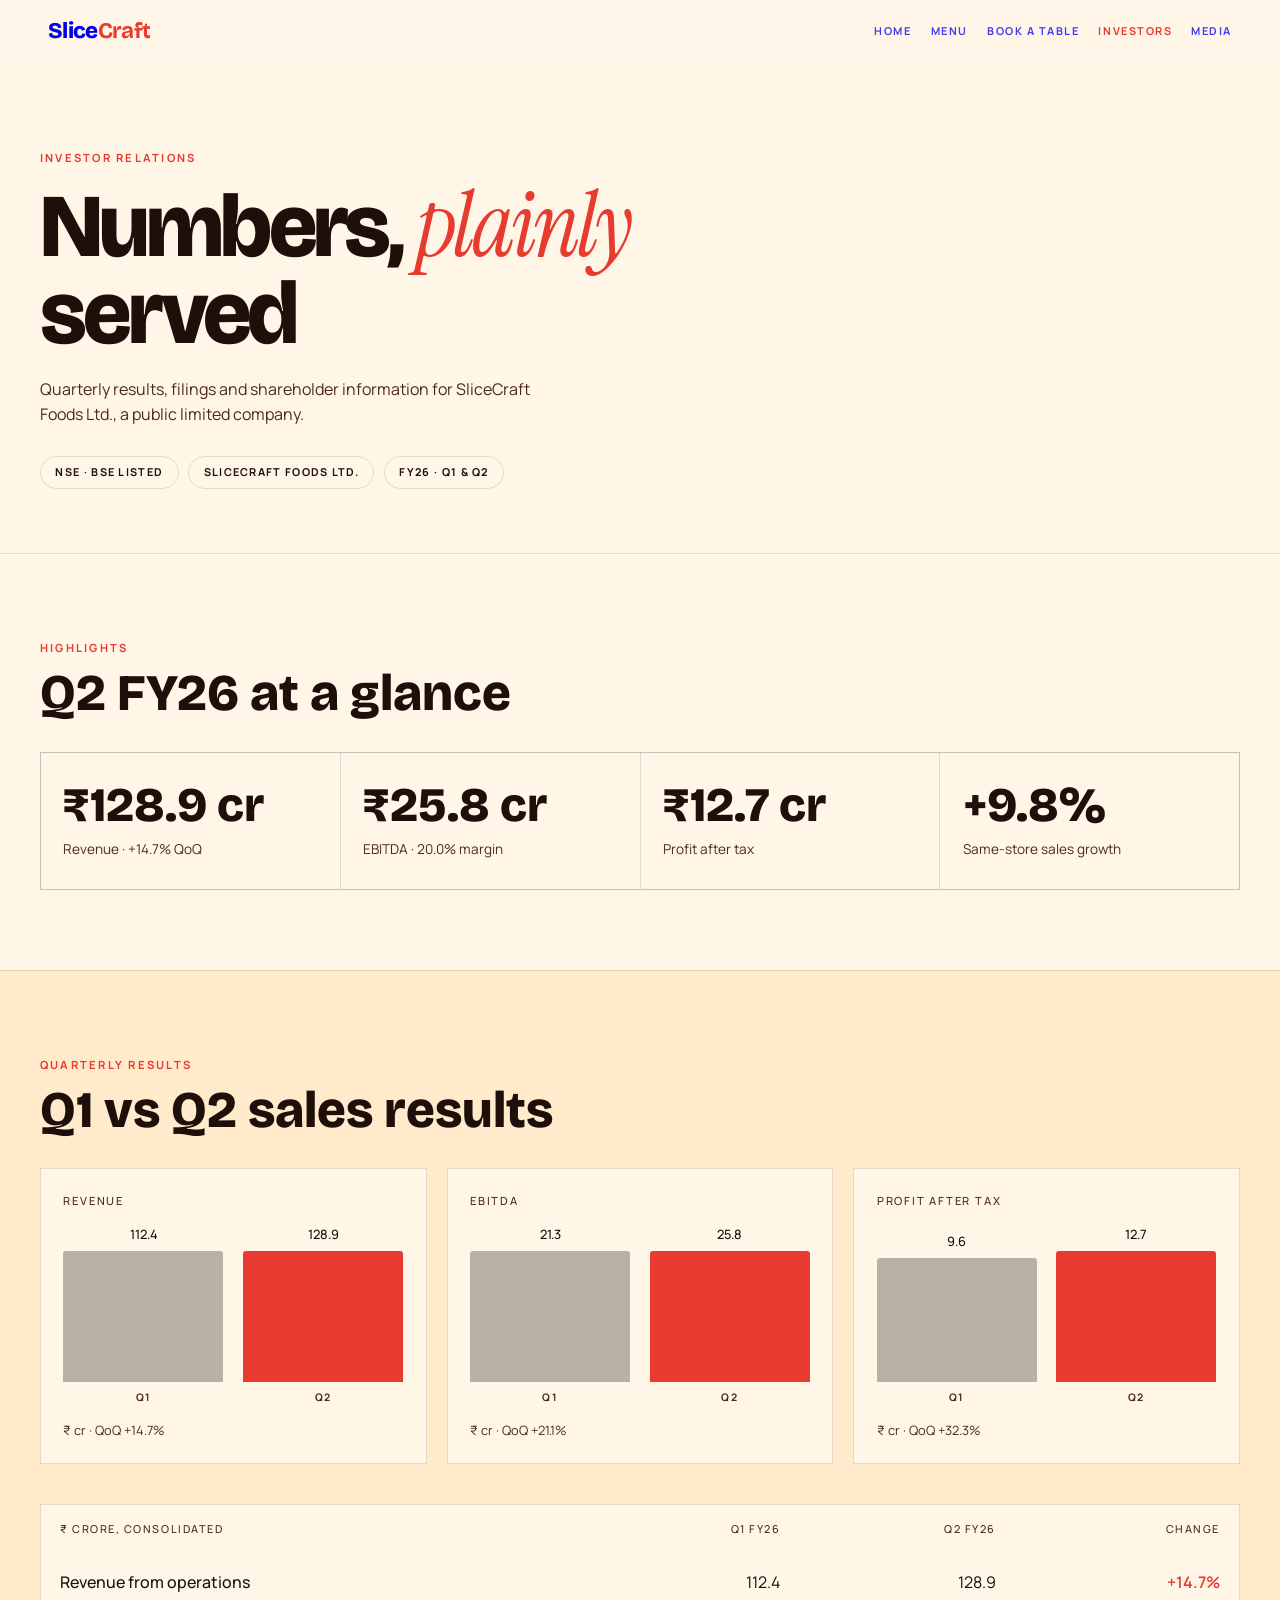
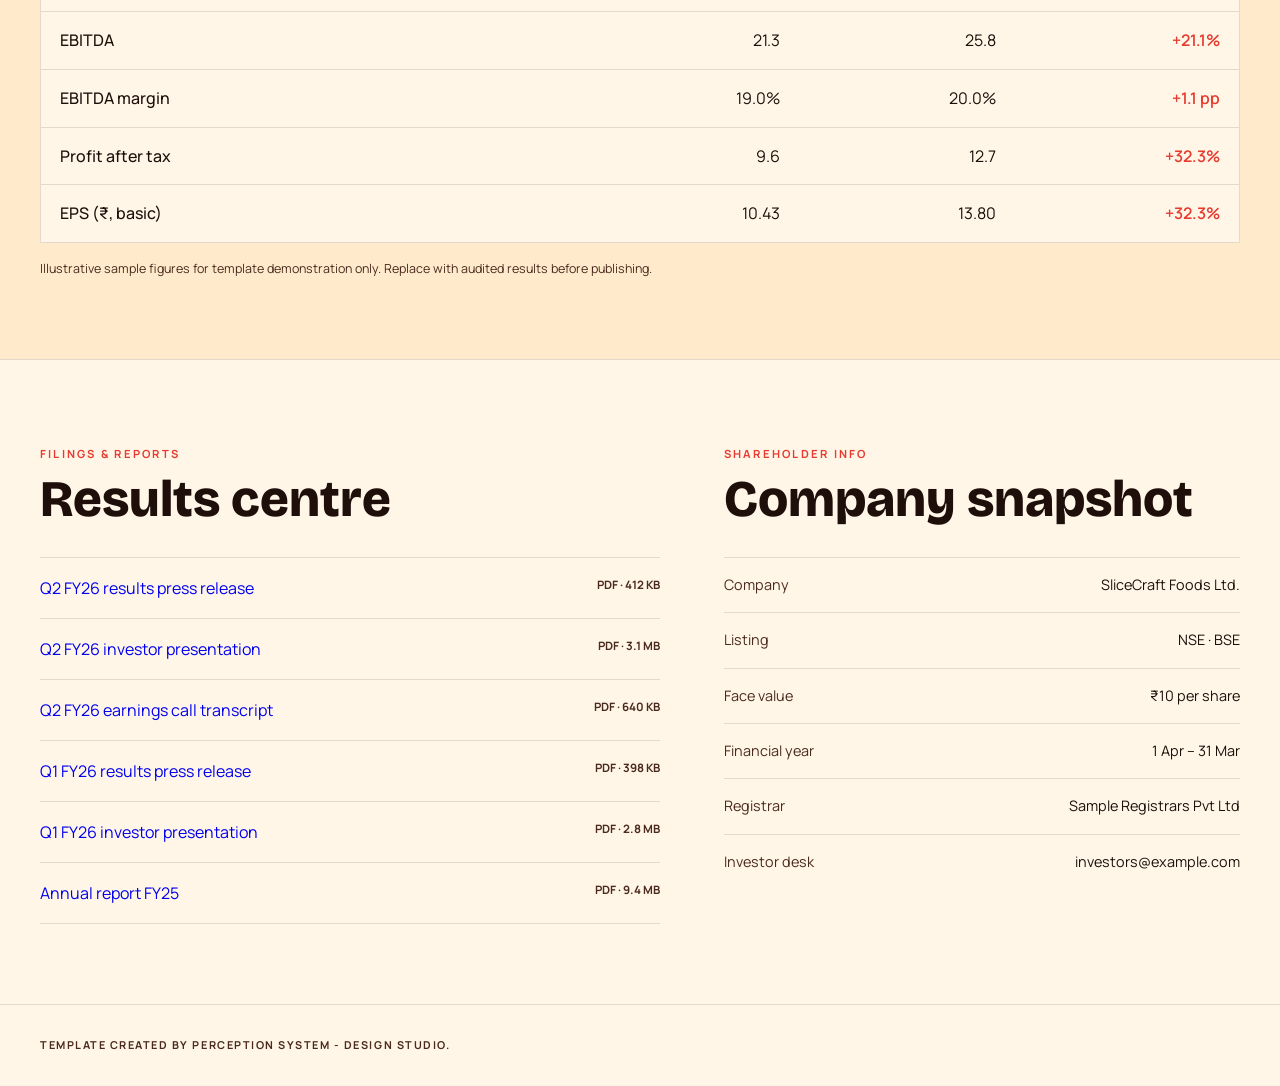
<file: investors.html>
<!doctype html><html lang="en"><head><meta charset="utf-8"><meta name="viewport" content="width=device-width,initial-scale=1,viewport-fit=cover"><title>Investor Relations · SliceCraft</title><link rel="icon" href="assets/img/favicon.png"><link rel="preconnect" href="https://fonts.googleapis.com"><link rel="preconnect" href="https://fonts.gstatic.com" crossorigin><link rel="stylesheet" href="https://fonts.googleapis.com/css2?family=Bricolage+Grotesque:opsz,wght@12..96,500;12..96,700;12..96,800&family=Instrument+Serif:ital@0;1&family=Manrope:wght@400;500;600;700;800&display=swap"><style>:root{--bg:#FFF6E8;--bg2:#FFEBCC;--ln:rgba(30,15,10,.12);--ln2:rgba(30,15,10,.3);--cream:#FFF6E8;--mut:#4A2A1E;--acc:#E63B2E;--onacc:#fff;--d:"Bricolage Grotesque",sans-serif;--dw:800;--m:"Manrope",sans-serif;--r:22px;--navbg:rgba(255,246,232,.8)}*{box-sizing:border-box}html,body{margin:0;background:var(--bg);color:#1E0F0A}body{font:16px/1.55 "Manrope",system-ui,sans-serif;-webkit-font-smoothing:antialiased;overflow-x:hidden}em{font-family:"Instrument Serif",serif;font-weight:400;color:var(--acc)}.hero h1{letter-spacing:-.04em}.kick,.chips span,.filters button,.docs em,thead th,.cols b,.cols span,.lb p,.m figcaption,footer,.top nav a{font-family:var(--m);font-weight:700}
.wrap{width:min(1200px,100% - 32px);margin-inline:auto}
.hero{padding:9rem 0 4rem}.hero h1{font-family:var(--d);font-weight:var(--dw);font-size:clamp(2.8rem,7vw,6rem);line-height:.98;margin:.8rem 0 1.2rem;max-width:14ch}
.hero p{color:var(--mut);max-width:52ch;margin:0}.kick{font-family:var(--m);font-size:.7rem;letter-spacing:.2em;text-transform:uppercase;color:var(--acc)}
.chips{display:flex;gap:.6rem;flex-wrap:wrap;margin-top:1.8rem}.chips span{border:1px solid var(--ln);padding:.45rem .9rem;border-radius:999px;font-family:var(--m);font-size:.68rem;letter-spacing:.12em;text-transform:uppercase}
.sec{padding:5rem 0;border-top:1px solid var(--ln)}.sec.alt{background:var(--bg2)}
.head h2{font-family:var(--d);font-weight:var(--dw);font-size:clamp(1.9rem,4vw,3.2rem);line-height:1;margin:.6rem 0 2rem}
.kpis{display:grid;grid-template-columns:repeat(auto-fit,minmax(min(100%,230px),1fr));gap:1px;background:var(--ln);border:1px solid var(--ln)}
.kpis div{background:var(--bg);padding:1.8rem 1.4rem}.kpis b{display:block;font-family:var(--d);font-weight:var(--dw);font-size:clamp(2rem,4vw,3rem);line-height:1}
.kpis span{display:block;margin-top:.6rem;color:var(--mut);font-size:.85rem}
.bars{display:grid;grid-template-columns:repeat(auto-fit,minmax(min(100%,250px),1fr));gap:1.25rem;margin-bottom:2.5rem}
.bar{border:1px solid var(--ln);padding:1.4rem;background:var(--bg)}.bar h4{margin:0 0 1rem;font-family:var(--m);font-size:.7rem;letter-spacing:.16em;text-transform:uppercase;color:var(--mut);font-weight:500}
.cols{display:flex;gap:1.2rem;align-items:flex-end;height:180px}.cols>div{flex:1;height:100%;display:flex;flex-direction:column;justify-content:flex-end;align-items:center;gap:.4rem}
.cols i{display:block;width:100%;background:var(--ln2);border-radius:3px 3px 0 0;transform-origin:bottom;animation:grow .9s cubic-bezier(.22,1,.36,1) both}.cols .hi i{background:var(--acc)}
.cols b{font-family:var(--m);font-weight:500;font-size:.8rem;order:-1}.cols span{font-family:var(--m);font-size:.65rem;letter-spacing:.14em;color:var(--mut)}
.bar p{margin:1rem 0 0;color:var(--mut);font-size:.8rem}@keyframes grow{from{transform:scaleY(0)}}
.tbl{overflow-x:auto;border:1px solid var(--ln);background:var(--bg)}table{width:100%;border-collapse:collapse;min-width:520px}
th,td{padding:1rem 1.2rem;text-align:right;border-bottom:1px solid var(--ln)}th:first-child{text-align:left}tbody th{font-weight:500}thead th{font-family:var(--m);font-size:.68rem;letter-spacing:.14em;text-transform:uppercase;color:var(--mut);font-weight:500}tr:last-child>*{border-bottom:0}
td:last-child{color:var(--acc);font-weight:600}.note{margin:1rem 0 0;color:var(--mut);font-size:.78rem}
.two{display:grid;grid-template-columns:1.2fr 1fr;gap:clamp(2rem,5vw,4rem)}@media(max-width:820px){.two{grid-template-columns:1fr}.hero{padding-top:7rem}}
.docs{display:grid;gap:0}.docs a{display:flex;justify-content:space-between;gap:1rem;padding:1.1rem 0;border-top:1px solid var(--ln);text-decoration:none;transition:padding .3s,color .3s}.docs a:last-child{border-bottom:1px solid var(--ln)}
.docs a:hover{padding-left:.6rem;color:var(--acc)}.docs em{font-style:normal;color:var(--mut);font-family:var(--m);font-size:.72rem;white-space:nowrap}
.dl{margin:0}.dl div{display:flex;justify-content:space-between;gap:1rem;padding:1rem 0;border-top:1px solid var(--ln);font-size:.9rem}.dl dt{color:var(--mut)}.dl dd{margin:0;text-align:right}
.filters{display:flex;gap:.5rem;flex-wrap:wrap;margin-bottom:1.8rem}.filters button{font:500 .72rem var(--m);letter-spacing:.12em;text-transform:uppercase;padding:.6rem 1.1rem;border:1px solid var(--ln2);border-radius:999px;background:none;color:inherit;cursor:pointer;transition:all .25s}
.filters button.on,.filters button:hover{background:var(--acc);border-color:var(--acc);color:var(--onacc)}
.gal{columns:3 260px;column-gap:1rem}.m{margin:0 0 1rem;break-inside:avoid}.m[hidden]{display:none}.m button{all:unset;display:block;position:relative;cursor:zoom-in;overflow:hidden;border-radius:var(--r);width:100%}
.m img{width:100%;height:auto;display:block;transition:transform .7s cubic-bezier(.22,1,.36,1)}.m button:hover img{transform:scale(1.05)}
.m figcaption{position:absolute;inset:auto 0 0 0;padding:2rem 1rem .9rem;background:linear-gradient(transparent,rgba(0,0,0,.75));color:#fff;font-family:var(--m);font-size:.68rem;letter-spacing:.14em;text-transform:uppercase;opacity:0;transform:translateY(8px);transition:all .4s}
.m button:hover figcaption,.m button:focus-visible figcaption{opacity:1;transform:none}
.lb{position:fixed;inset:0;z-index:100;background:rgba(0,0,0,.92);display:grid;place-items:center;align-content:center;gap:1rem;padding:1.5rem;cursor:zoom-out}.lb[hidden]{display:none}
.lb img{max-width:min(1100px,100%);max-height:80vh;border-radius:var(--r)}.lb p{color:#ddd;margin:0;font-family:var(--m);font-size:.75rem;letter-spacing:.14em;text-transform:uppercase}.lb .x{position:absolute;top:1rem;right:1.2rem;font-size:2.2rem;background:none;border:0;color:#fff;cursor:pointer}
.toast{position:fixed;left:50%;bottom:1.5rem;z-index:120;transform:translate(-50%,220%);visibility:hidden;background:var(--cream);color:#1a0f08;padding:.75rem 1.1rem;border-radius:999px;font-weight:500;font-size:.9rem;transition:transform .45s,visibility .45s}.toast.on{transform:translate(-50%,0);visibility:visible}
footer{border-top:1px solid var(--ln);padding:2rem 0 calc(2rem + env(safe-area-inset-bottom,0px));font-family:var(--m);font-size:.68rem;letter-spacing:.14em;text-transform:uppercase;color:var(--mut)}
footer .wrap{display:flex;flex-wrap:wrap;justify-content:space-between;gap:1rem}
@media(prefers-reduced-motion:reduce){.cols i{animation:none}}
.top{position:fixed;inset:0 0 auto 0;z-index:50;display:flex;align-items:center;gap:1.2rem;padding:.9rem clamp(1rem,4vw,3rem);backdrop-filter:blur(14px);background:var(--navbg)}
.top .logo{margin-right:auto;text-decoration:none}.top nav{display:flex;gap:1.2rem;flex-wrap:wrap;justify-content:flex-end}.top nav a{text-decoration:none;font-family:var(--m);font-size:.68rem;letter-spacing:.14em;text-transform:uppercase;opacity:.75}.top nav a:hover,.top nav a.cur{opacity:1;color:var(--acc)}
@media(max-width:560px){.top nav a.opt{display:none}}
</style></head><body>
<header class="top"><a class="logo" href="index.html" style="font-family:var(--d);font-weight:800;font-size:1.4rem;letter-spacing:-.03em">Slice<b style="color:var(--acc)">Craft</b></a><nav aria-label="Main"><a class="opt" href="index.html">Home</a><a class="opt" href="index.html#menu">Menu</a><a class="opt" href="index.html#book">Book a table</a><a href="investors.html" class="cur">Investors</a><a href="media.html" class="">Media</a></nav></header>
<main>
<section class="hero"><div class="wrap"><span class="kick">Investor relations</span><h1>Numbers, <em>plainly</em> served</h1><p>Quarterly results, filings and shareholder information for SliceCraft Foods Ltd., a public limited company.</p>
<div class="chips"><span>NSE · BSE listed</span><span>SliceCraft Foods Ltd.</span><span>FY26 · Q1 &amp; Q2</span></div></div></section>
<section class="sec"><div class="wrap"><div class="head"><span class="kick">Highlights</span><h2>Q2 FY26 at a glance</h2></div>
<div class="kpis"><div><b>₹128.9 cr</b><span>Revenue · +14.7% QoQ</span></div><div><b>₹25.8 cr</b><span>EBITDA · 20.0% margin</span></div><div><b>₹12.7 cr</b><span>Profit after tax</span></div><div><b>+9.8%</b><span>Same-store sales growth</span></div></div></div></section>
<section class="sec alt"><div class="wrap"><div class="head"><span class="kick">Quarterly results</span><h2>Q1 vs Q2 sales results</h2></div>
<div class="bars"><div class="bar"><h4>Revenue</h4><div class="cols"><div><i style="height:79%"></i><b>112.4</b><span>Q1</span></div><div class="hi"><i style="height:91%"></i><b>128.9</b><span>Q2</span></div></div><p>₹ cr · QoQ +14.7%</p></div><div class="bar"><h4>EBITDA</h4><div class="cols"><div><i style="height:75%"></i><b>21.3</b><span>Q1</span></div><div class="hi"><i style="height:91%"></i><b>25.8</b><span>Q2</span></div></div><p>₹ cr · QoQ +21.1%</p></div><div class="bar"><h4>Profit after tax</h4><div class="cols"><div><i style="height:69%"></i><b>9.6</b><span>Q1</span></div><div class="hi"><i style="height:91%"></i><b>12.7</b><span>Q2</span></div></div><p>₹ cr · QoQ +32.3%</p></div></div>
<div class="tbl"><table><thead><tr><th>₹ crore, consolidated</th><th>Q1 FY26</th><th>Q2 FY26</th><th>Change</th></tr></thead><tbody><tr><th>Revenue from operations</th><td>112.4</td><td>128.9</td><td>+14.7%</td></tr><tr><th>EBITDA</th><td>21.3</td><td>25.8</td><td>+21.1%</td></tr><tr><th>EBITDA margin</th><td>19.0%</td><td>20.0%</td><td>+1.1 pp</td></tr><tr><th>Profit after tax</th><td>9.6</td><td>12.7</td><td>+32.3%</td></tr><tr><th>EPS (₹, basic)</th><td>10.43</td><td>13.80</td><td>+32.3%</td></tr></tbody></table></div>
<p class="note">Illustrative sample figures for template demonstration only. Replace with audited results before publishing.</p></div></section>
<section class="sec"><div class="wrap two"><div><div class="head"><span class="kick">Filings &amp; reports</span><h2>Results centre</h2></div><div class="docs"><a href="#" onclick="return soon()"><span>Q2 FY26 results press release</span><em>PDF · 412 KB</em></a><a href="#" onclick="return soon()"><span>Q2 FY26 investor presentation</span><em>PDF · 3.1 MB</em></a><a href="#" onclick="return soon()"><span>Q2 FY26 earnings call transcript</span><em>PDF · 640 KB</em></a><a href="#" onclick="return soon()"><span>Q1 FY26 results press release</span><em>PDF · 398 KB</em></a><a href="#" onclick="return soon()"><span>Q1 FY26 investor presentation</span><em>PDF · 2.8 MB</em></a><a href="#" onclick="return soon()"><span>Annual report FY25</span><em>PDF · 9.4 MB</em></a></div></div>
<div><div class="head"><span class="kick">Shareholder info</span><h2>Company snapshot</h2></div><dl class="dl">
<div><dt>Company</dt><dd>SliceCraft Foods Ltd.</dd></div><div><dt>Listing</dt><dd>NSE · BSE</dd></div><div><dt>Face value</dt><dd>₹10 per share</dd></div><div><dt>Financial year</dt><dd>1 Apr – 31 Mar</dd></div><div><dt>Registrar</dt><dd>Sample Registrars Pvt Ltd</dd></div><div><dt>Investor desk</dt><dd>investors@example.com</dd></div></dl></div></div></section></main><footer><div class="wrap"><span>Template created by Perception System - design studio.</span></div></footer><div class="toast" id="toast" role="status"></div><script>
function soon(){var t=document.getElementById('toast');t.textContent='Document available soon';t.classList.add('on');setTimeout(function(){t.classList.remove('on')},2200);return false}
(function(){var g=document.getElementById('gal');if(!g)return;var lb=document.getElementById('lb'),im=lb.querySelector('img'),cp=lb.querySelector('p');
document.getElementById('filters').addEventListener('click',function(e){var b=e.target.closest('button');if(!b)return;this.querySelectorAll('button').forEach(function(x){x.classList.toggle('on',x===b)});
g.querySelectorAll('.m').forEach(function(m){m.hidden=b.dataset.f!=='all'&&m.dataset.cat!==b.dataset.f})});
g.addEventListener('click',function(e){var f=e.target.closest('figure');if(!f)return;im.src=f.querySelector('img').src;im.alt=f.querySelector('img').alt;cp.textContent=im.alt;lb.hidden=false});
lb.addEventListener('click',function(){lb.hidden=true});document.addEventListener('keydown',function(e){if(e.key==='Escape')lb.hidden=true})})();
</script></body></html>
</file>
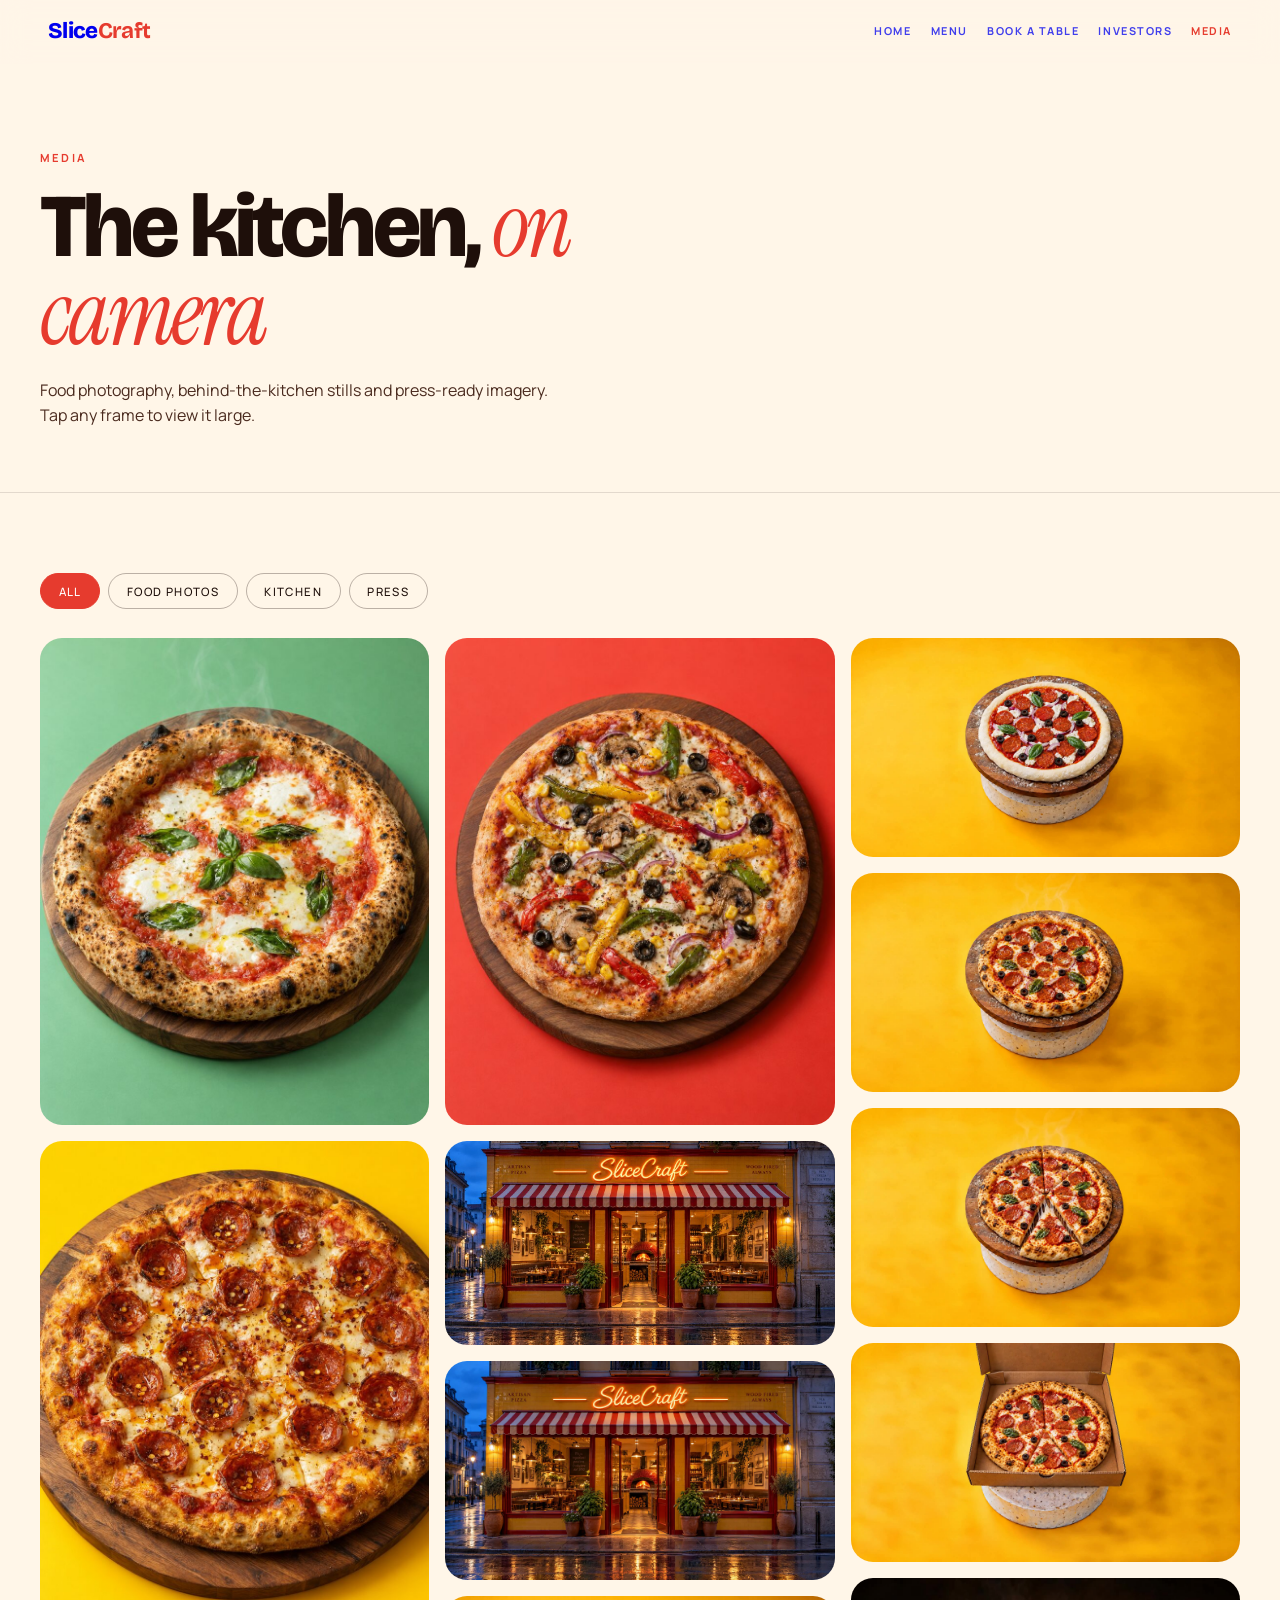
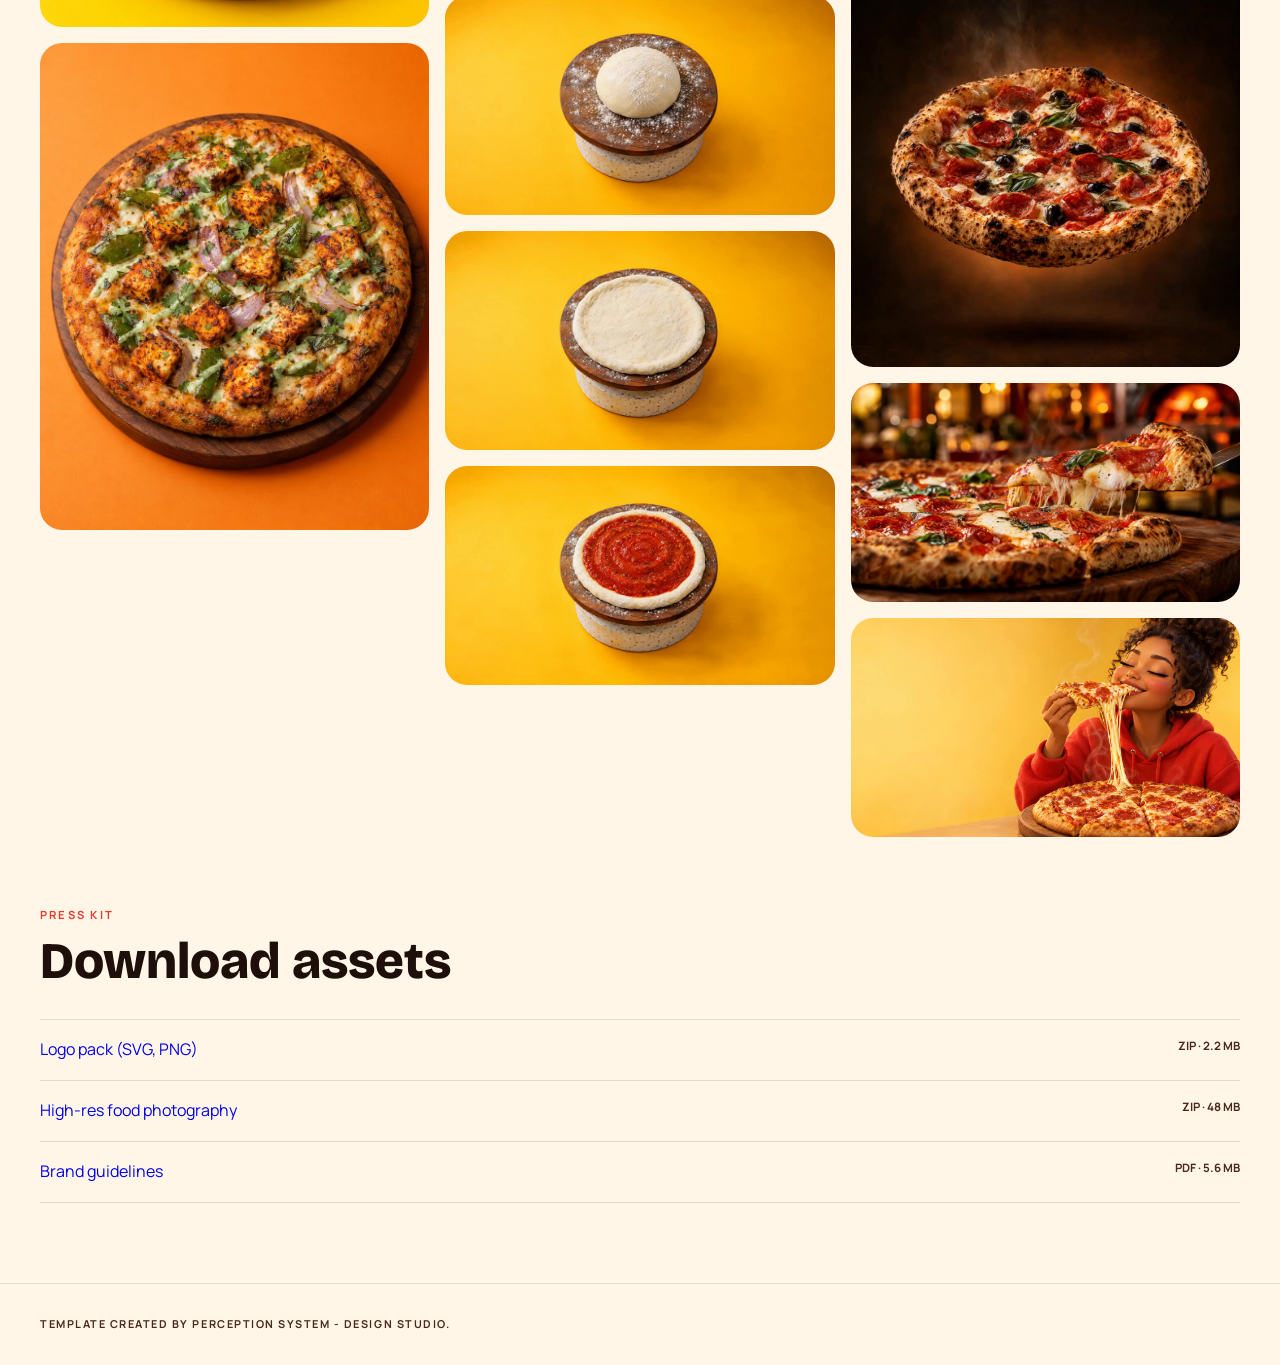
<file: media.html>
<!doctype html><html lang="en"><head><meta charset="utf-8"><meta name="viewport" content="width=device-width,initial-scale=1,viewport-fit=cover"><title>Media · SliceCraft</title><link rel="icon" href="assets/img/favicon.png"><link rel="preconnect" href="https://fonts.googleapis.com"><link rel="preconnect" href="https://fonts.gstatic.com" crossorigin><link rel="stylesheet" href="https://fonts.googleapis.com/css2?family=Bricolage+Grotesque:opsz,wght@12..96,500;12..96,700;12..96,800&family=Instrument+Serif:ital@0;1&family=Manrope:wght@400;500;600;700;800&display=swap"><style>:root{--bg:#FFF6E8;--bg2:#FFEBCC;--ln:rgba(30,15,10,.12);--ln2:rgba(30,15,10,.3);--cream:#FFF6E8;--mut:#4A2A1E;--acc:#E63B2E;--onacc:#fff;--d:"Bricolage Grotesque",sans-serif;--dw:800;--m:"Manrope",sans-serif;--r:22px;--navbg:rgba(255,246,232,.8)}*{box-sizing:border-box}html,body{margin:0;background:var(--bg);color:#1E0F0A}body{font:16px/1.55 "Manrope",system-ui,sans-serif;-webkit-font-smoothing:antialiased;overflow-x:hidden}em{font-family:"Instrument Serif",serif;font-weight:400;color:var(--acc)}.hero h1{letter-spacing:-.04em}.kick,.chips span,.filters button,.docs em,thead th,.cols b,.cols span,.lb p,.m figcaption,footer,.top nav a{font-family:var(--m);font-weight:700}
.wrap{width:min(1200px,100% - 32px);margin-inline:auto}
.hero{padding:9rem 0 4rem}.hero h1{font-family:var(--d);font-weight:var(--dw);font-size:clamp(2.8rem,7vw,6rem);line-height:.98;margin:.8rem 0 1.2rem;max-width:14ch}
.hero p{color:var(--mut);max-width:52ch;margin:0}.kick{font-family:var(--m);font-size:.7rem;letter-spacing:.2em;text-transform:uppercase;color:var(--acc)}
.chips{display:flex;gap:.6rem;flex-wrap:wrap;margin-top:1.8rem}.chips span{border:1px solid var(--ln);padding:.45rem .9rem;border-radius:999px;font-family:var(--m);font-size:.68rem;letter-spacing:.12em;text-transform:uppercase}
.sec{padding:5rem 0;border-top:1px solid var(--ln)}.sec.alt{background:var(--bg2)}
.head h2{font-family:var(--d);font-weight:var(--dw);font-size:clamp(1.9rem,4vw,3.2rem);line-height:1;margin:.6rem 0 2rem}
.kpis{display:grid;grid-template-columns:repeat(auto-fit,minmax(min(100%,230px),1fr));gap:1px;background:var(--ln);border:1px solid var(--ln)}
.kpis div{background:var(--bg);padding:1.8rem 1.4rem}.kpis b{display:block;font-family:var(--d);font-weight:var(--dw);font-size:clamp(2rem,4vw,3rem);line-height:1}
.kpis span{display:block;margin-top:.6rem;color:var(--mut);font-size:.85rem}
.bars{display:grid;grid-template-columns:repeat(auto-fit,minmax(min(100%,250px),1fr));gap:1.25rem;margin-bottom:2.5rem}
.bar{border:1px solid var(--ln);padding:1.4rem;background:var(--bg)}.bar h4{margin:0 0 1rem;font-family:var(--m);font-size:.7rem;letter-spacing:.16em;text-transform:uppercase;color:var(--mut);font-weight:500}
.cols{display:flex;gap:1.2rem;align-items:flex-end;height:180px}.cols>div{flex:1;height:100%;display:flex;flex-direction:column;justify-content:flex-end;align-items:center;gap:.4rem}
.cols i{display:block;width:100%;background:var(--ln2);border-radius:3px 3px 0 0;transform-origin:bottom;animation:grow .9s cubic-bezier(.22,1,.36,1) both}.cols .hi i{background:var(--acc)}
.cols b{font-family:var(--m);font-weight:500;font-size:.8rem;order:-1}.cols span{font-family:var(--m);font-size:.65rem;letter-spacing:.14em;color:var(--mut)}
.bar p{margin:1rem 0 0;color:var(--mut);font-size:.8rem}@keyframes grow{from{transform:scaleY(0)}}
.tbl{overflow-x:auto;border:1px solid var(--ln);background:var(--bg)}table{width:100%;border-collapse:collapse;min-width:520px}
th,td{padding:1rem 1.2rem;text-align:right;border-bottom:1px solid var(--ln)}th:first-child{text-align:left}tbody th{font-weight:500}thead th{font-family:var(--m);font-size:.68rem;letter-spacing:.14em;text-transform:uppercase;color:var(--mut);font-weight:500}tr:last-child>*{border-bottom:0}
td:last-child{color:var(--acc);font-weight:600}.note{margin:1rem 0 0;color:var(--mut);font-size:.78rem}
.two{display:grid;grid-template-columns:1.2fr 1fr;gap:clamp(2rem,5vw,4rem)}@media(max-width:820px){.two{grid-template-columns:1fr}.hero{padding-top:7rem}}
.docs{display:grid;gap:0}.docs a{display:flex;justify-content:space-between;gap:1rem;padding:1.1rem 0;border-top:1px solid var(--ln);text-decoration:none;transition:padding .3s,color .3s}.docs a:last-child{border-bottom:1px solid var(--ln)}
.docs a:hover{padding-left:.6rem;color:var(--acc)}.docs em{font-style:normal;color:var(--mut);font-family:var(--m);font-size:.72rem;white-space:nowrap}
.dl{margin:0}.dl div{display:flex;justify-content:space-between;gap:1rem;padding:1rem 0;border-top:1px solid var(--ln);font-size:.9rem}.dl dt{color:var(--mut)}.dl dd{margin:0;text-align:right}
.filters{display:flex;gap:.5rem;flex-wrap:wrap;margin-bottom:1.8rem}.filters button{font:500 .72rem var(--m);letter-spacing:.12em;text-transform:uppercase;padding:.6rem 1.1rem;border:1px solid var(--ln2);border-radius:999px;background:none;color:inherit;cursor:pointer;transition:all .25s}
.filters button.on,.filters button:hover{background:var(--acc);border-color:var(--acc);color:var(--onacc)}
.gal{columns:3 260px;column-gap:1rem}.m{margin:0 0 1rem;break-inside:avoid}.m[hidden]{display:none}.m button{all:unset;display:block;position:relative;cursor:zoom-in;overflow:hidden;border-radius:var(--r);width:100%}
.m img{width:100%;height:auto;display:block;transition:transform .7s cubic-bezier(.22,1,.36,1)}.m button:hover img{transform:scale(1.05)}
.m figcaption{position:absolute;inset:auto 0 0 0;padding:2rem 1rem .9rem;background:linear-gradient(transparent,rgba(0,0,0,.75));color:#fff;font-family:var(--m);font-size:.68rem;letter-spacing:.14em;text-transform:uppercase;opacity:0;transform:translateY(8px);transition:all .4s}
.m button:hover figcaption,.m button:focus-visible figcaption{opacity:1;transform:none}
.lb{position:fixed;inset:0;z-index:100;background:rgba(0,0,0,.92);display:grid;place-items:center;align-content:center;gap:1rem;padding:1.5rem;cursor:zoom-out}.lb[hidden]{display:none}
.lb img{max-width:min(1100px,100%);max-height:80vh;border-radius:var(--r)}.lb p{color:#ddd;margin:0;font-family:var(--m);font-size:.75rem;letter-spacing:.14em;text-transform:uppercase}.lb .x{position:absolute;top:1rem;right:1.2rem;font-size:2.2rem;background:none;border:0;color:#fff;cursor:pointer}
.toast{position:fixed;left:50%;bottom:1.5rem;z-index:120;transform:translate(-50%,220%);visibility:hidden;background:var(--cream);color:#1a0f08;padding:.75rem 1.1rem;border-radius:999px;font-weight:500;font-size:.9rem;transition:transform .45s,visibility .45s}.toast.on{transform:translate(-50%,0);visibility:visible}
footer{border-top:1px solid var(--ln);padding:2rem 0 calc(2rem + env(safe-area-inset-bottom,0px));font-family:var(--m);font-size:.68rem;letter-spacing:.14em;text-transform:uppercase;color:var(--mut)}
footer .wrap{display:flex;flex-wrap:wrap;justify-content:space-between;gap:1rem}
@media(prefers-reduced-motion:reduce){.cols i{animation:none}}
.top{position:fixed;inset:0 0 auto 0;z-index:50;display:flex;align-items:center;gap:1.2rem;padding:.9rem clamp(1rem,4vw,3rem);backdrop-filter:blur(14px);background:var(--navbg)}
.top .logo{margin-right:auto;text-decoration:none}.top nav{display:flex;gap:1.2rem;flex-wrap:wrap;justify-content:flex-end}.top nav a{text-decoration:none;font-family:var(--m);font-size:.68rem;letter-spacing:.14em;text-transform:uppercase;opacity:.75}.top nav a:hover,.top nav a.cur{opacity:1;color:var(--acc)}
@media(max-width:560px){.top nav a.opt{display:none}}
</style></head><body>
<header class="top"><a class="logo" href="index.html" style="font-family:var(--d);font-weight:800;font-size:1.4rem;letter-spacing:-.03em">Slice<b style="color:var(--acc)">Craft</b></a><nav aria-label="Main"><a class="opt" href="index.html">Home</a><a class="opt" href="index.html#menu">Menu</a><a class="opt" href="index.html#book">Book a table</a><a href="investors.html" class="">Investors</a><a href="media.html" class="cur">Media</a></nav></header>
<main>
<section class="hero"><div class="wrap"><span class="kick">Media</span><h1>The kitchen, <em>on camera</em></h1><p>Food photography, behind-the-kitchen stills and press-ready imagery. Tap any frame to view it large.</p></div></section>
<section class="sec"><div class="wrap"><div class="filters" id="filters"><button class="on" data-f="all">All</button><button data-f="food">Food photos</button><button data-f="kitchen">Kitchen</button><button data-f="press">Press</button></div>
<div class="gal" id="gal"><figure class="m food" data-cat="food"><button type="button" aria-label="Open Margherita"><img src="assets/img/menu-margherita.jpg" alt="Margherita" loading="lazy"><figcaption>Margherita</figcaption></button></figure><figure class="m food" data-cat="food"><button type="button" aria-label="Open Pepperoni"><img src="assets/img/menu-pepperoni.jpg" alt="Pepperoni" loading="lazy"><figcaption>Pepperoni</figcaption></button></figure><figure class="m food" data-cat="food"><button type="button" aria-label="Open Paneer tikka"><img src="assets/img/menu-paneer.jpg" alt="Paneer tikka" loading="lazy"><figcaption>Paneer tikka</figcaption></button></figure><figure class="m food" data-cat="food"><button type="button" aria-label="Open Farmhouse"><img src="assets/img/menu-farmhouse.jpg" alt="Farmhouse" loading="lazy"><figcaption>Farmhouse</figcaption></button></figure><figure class="m press" data-cat="press"><button type="button" aria-label="Open The SliceCraft box"><img src="assets/img/og-image.jpg" alt="The SliceCraft box" loading="lazy"><figcaption>The SliceCraft box</figcaption></button></figure><figure class="m food" data-cat="food"><button type="button" aria-label="Open Fresh out of the oven"><img src="assets/video/hero.jpg" alt="Fresh out of the oven" loading="lazy"><figcaption>Fresh out of the oven</figcaption></button></figure><figure class="m kitchen" data-cat="kitchen"><button type="button" aria-label="Open Dough, 48 hours"><img src="assets/video/making-1.jpg" alt="Dough, 48 hours" loading="lazy"><figcaption>Dough, 48 hours</figcaption></button></figure><figure class="m kitchen" data-cat="kitchen"><button type="button" aria-label="Open Stretching"><img src="assets/video/making-2.jpg" alt="Stretching" loading="lazy"><figcaption>Stretching</figcaption></button></figure><figure class="m kitchen" data-cat="kitchen"><button type="button" aria-label="Open San Marzano sauce"><img src="assets/video/making-3.jpg" alt="San Marzano sauce" loading="lazy"><figcaption>San Marzano sauce</figcaption></button></figure><figure class="m kitchen" data-cat="kitchen"><button type="button" aria-label="Open Fior di latte"><img src="assets/video/making-4.jpg" alt="Fior di latte" loading="lazy"><figcaption>Fior di latte</figcaption></button></figure><figure class="m kitchen" data-cat="kitchen"><button type="button" aria-label="Open Into the fire"><img src="assets/video/making-5.jpg" alt="Into the fire" loading="lazy"><figcaption>Into the fire</figcaption></button></figure><figure class="m kitchen" data-cat="kitchen"><button type="button" aria-label="Open The 90-second bake"><img src="assets/video/making-6.jpg" alt="The 90-second bake" loading="lazy"><figcaption>The 90-second bake</figcaption></button></figure><figure class="m press" data-cat="press"><button type="button" aria-label="Open Boxed hot"><img src="assets/video/making-7.jpg" alt="Boxed hot" loading="lazy"><figcaption>Boxed hot</figcaption></button></figure><figure class="m food" data-cat="food"><button type="button" aria-label="Open Anatomy of a slice"><img src="assets/video/anatomy.jpg" alt="Anatomy of a slice" loading="lazy"><figcaption>Anatomy of a slice</figcaption></button></figure><figure class="m food" data-cat="food"><button type="button" aria-label="Open The cheese pull"><img src="assets/video/pull.jpg" alt="The cheese pull" loading="lazy"><figcaption>The cheese pull</figcaption></button></figure><figure class="m press" data-cat="press"><button type="button" aria-label="Open Meet the mascot"><img src="assets/video/mascot.jpg" alt="Meet the mascot" loading="lazy"><figcaption>Meet the mascot</figcaption></button></figure></div>
<div class="head" style="margin-top:4rem"><span class="kick">Press kit</span><h2>Download assets</h2></div>
<div class="docs"><a href="#" onclick="return soon()"><span>Logo pack (SVG, PNG)</span><em>ZIP · 2.2 MB</em></a><a href="#" onclick="return soon()"><span>High-res food photography</span><em>ZIP · 48 MB</em></a><a href="#" onclick="return soon()"><span>Brand guidelines</span><em>PDF · 5.6 MB</em></a></div></div></section>
<div class="lb" id="lb" hidden><button class="x" aria-label="Close">×</button><img alt=""><p></p></div></main><footer><div class="wrap"><span>Template created by Perception System - design studio.</span></div></footer><div class="toast" id="toast" role="status"></div><script>
function soon(){var t=document.getElementById('toast');t.textContent='Document available soon';t.classList.add('on');setTimeout(function(){t.classList.remove('on')},2200);return false}
(function(){var g=document.getElementById('gal');if(!g)return;var lb=document.getElementById('lb'),im=lb.querySelector('img'),cp=lb.querySelector('p');
document.getElementById('filters').addEventListener('click',function(e){var b=e.target.closest('button');if(!b)return;this.querySelectorAll('button').forEach(function(x){x.classList.toggle('on',x===b)});
g.querySelectorAll('.m').forEach(function(m){m.hidden=b.dataset.f!=='all'&&m.dataset.cat!==b.dataset.f})});
g.addEventListener('click',function(e){var f=e.target.closest('figure');if(!f)return;im.src=f.querySelector('img').src;im.alt=f.querySelector('img').alt;cp.textContent=im.alt;lb.hidden=false});
lb.addEventListener('click',function(){lb.hidden=true});document.addEventListener('keydown',function(e){if(e.key==='Escape')lb.hidden=true})})();
</script></body></html>
</file>
